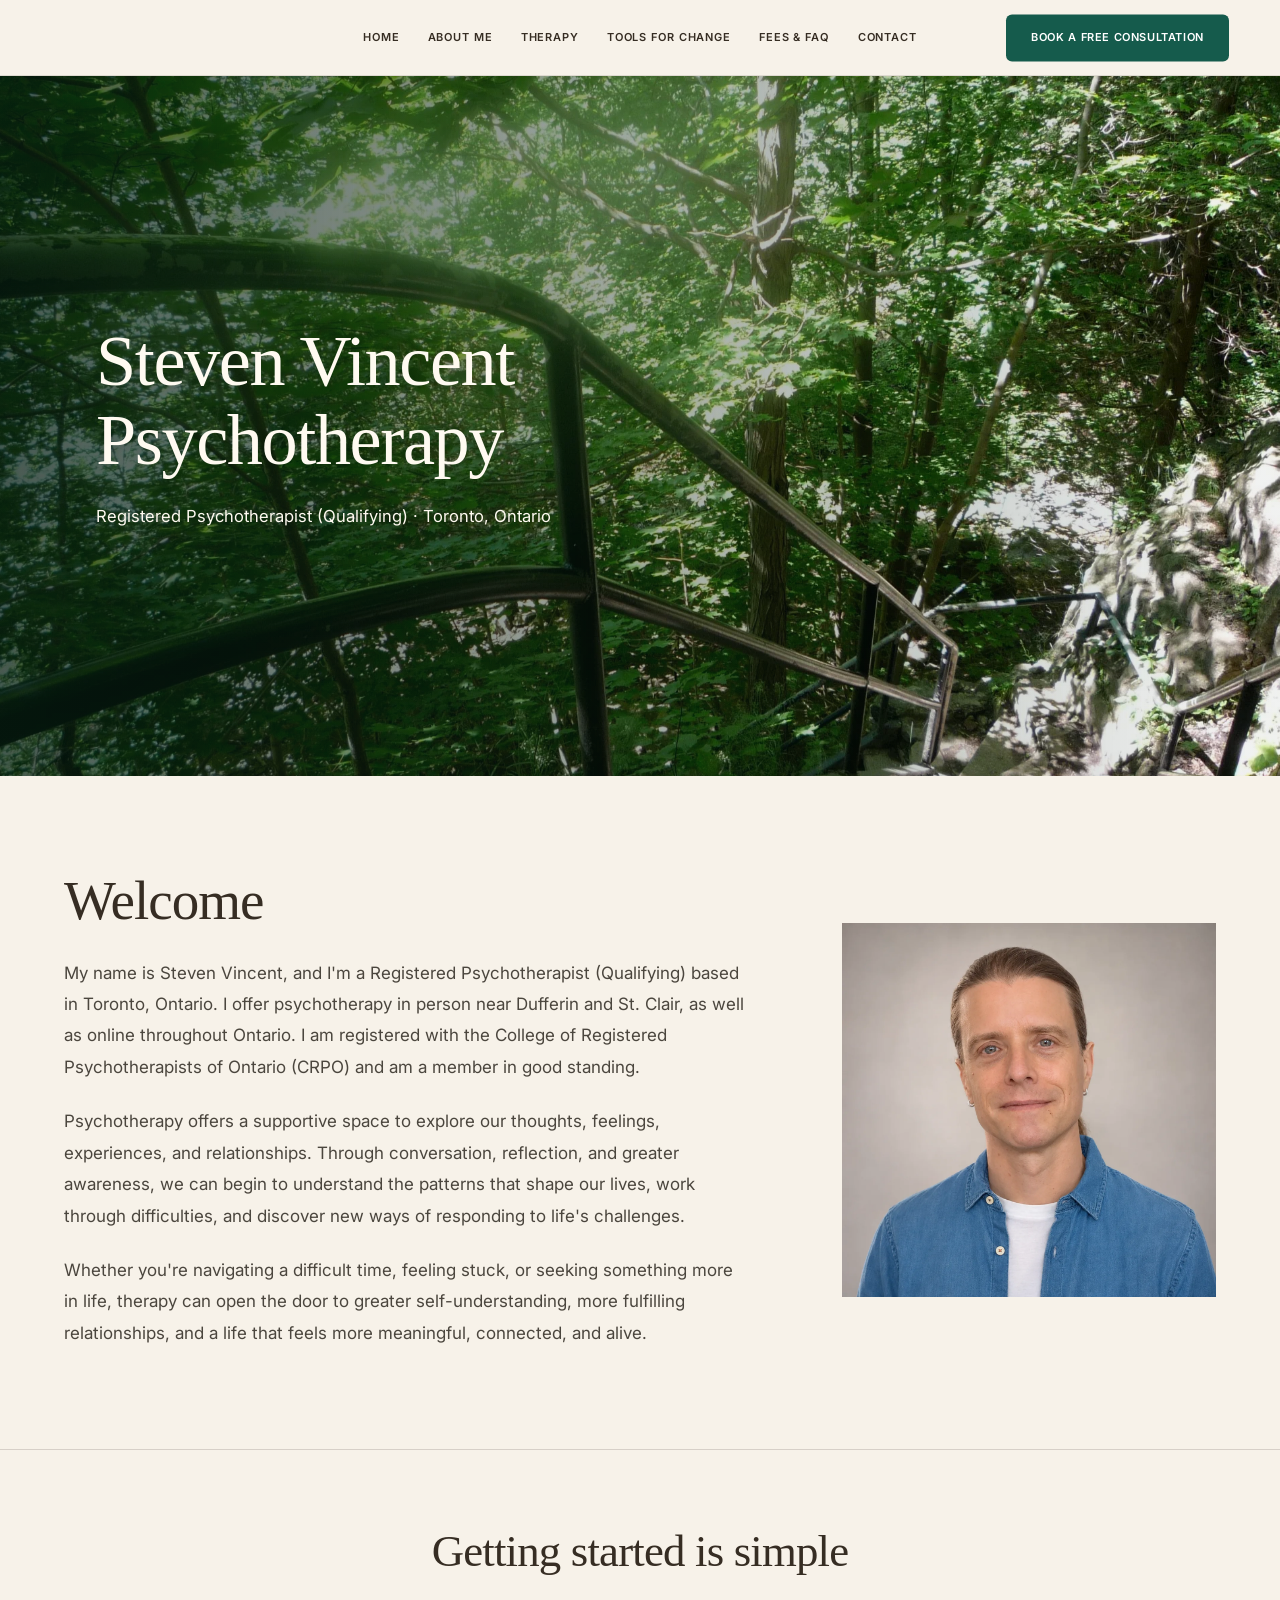
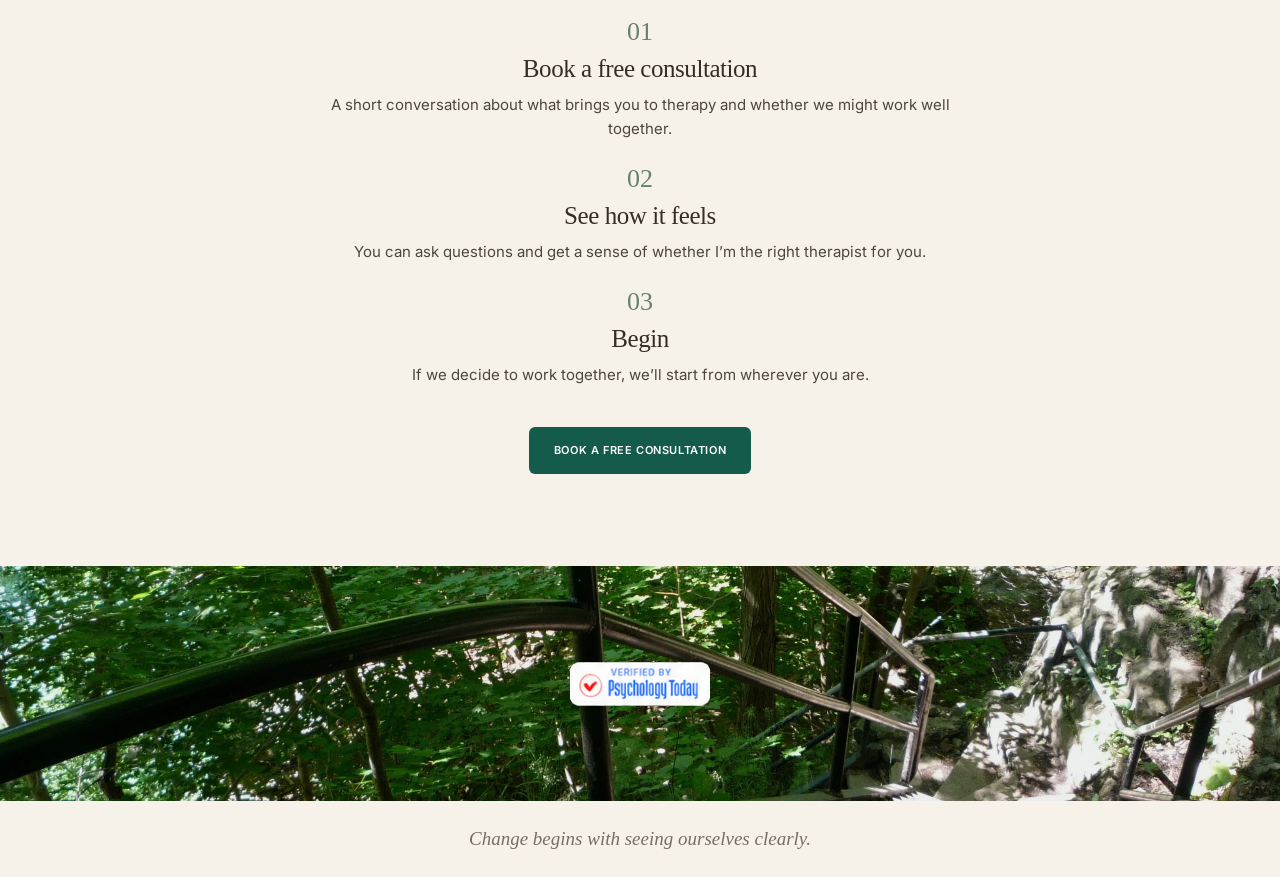
<file: index.html>
<!doctype html><html lang="en"><head><meta charset="utf-8"><meta name="viewport" content="width=device-width,initial-scale=1"><meta name="description" content="Relational, somatic and mindfulness-informed psychotherapy in Toronto and online across Ontario."><meta name="theme-color" content="#f7f2e9"><title>Home | Steven Vincent Psychotherapy</title><link rel="stylesheet" href="styles.css?v=20261109-mobile-optical-final"><script defer src="script.js"></script></head><body><header class="site-header"><button class="menu-toggle" type="button" aria-controls="main-navigation" aria-expanded="false" aria-label="Open navigation menu"><span class="hamburger-lines" aria-hidden="true"><span></span><span></span><span></span></span></button><nav id="main-navigation" class="site-nav" aria-label="Main navigation"><a href="index.html" aria-current="page">HOME</a><a href="about.html">ABOUT ME</a><a href="therapy.html">THERAPY</a><a href="tools-for-change.html">TOOLS FOR CHANGE</a><a href="fees.html">FEES & FAQ</a><a href="contact.html">CONTACT</a></nav><a class="cta" href="contact.html">Book a Free Consultation</a></header><section class="hero hero-home" aria-label="Dundas forest staircase"><div class="hero-copy"><h1>Steven Vincent<br>Psychotherapy</h1><p class="subtitle">Registered Psychotherapist (Qualifying) · Toronto, Ontario</p></div></section><main><section class="main-content welcome-grid"><div class="welcome"><h2>Welcome</h2><div class="prose"><p>My name is Steven Vincent, and I'm a Registered Psychotherapist (Qualifying) based in Toronto, Ontario. I offer psychotherapy in person near Dufferin and St. Clair, as well as online throughout Ontario. I am registered with the College of Registered Psychotherapists of Ontario (CRPO) and am a member in good standing.</p><p>Psychotherapy offers a supportive space to explore our thoughts, feelings, experiences, and relationships. Through conversation, reflection, and greater awareness, we can begin to understand the patterns that shape our lives, work through difficulties, and discover new ways of responding to life's challenges.</p><p>Whether you're navigating a difficult time, feeling stuck, or seeking something more in life, therapy can open the door to greater self-understanding, more fulfilling relationships, and a life that feels more meaningful, connected, and alive.</p></div></div><figure class="side-photo"><img class="home-portrait" src="assets/home-headshot.webp" alt="Steven Vincent professional portrait in blue shirt" width="1254" height="1254"></figure></section><section class="steps-section"><h2>Getting started is simple</h2><div class="steps"><div class="step"><span class="step-num">01</span><h3>Book a free consultation</h3><p>A short conversation about what brings you to therapy and whether we might work well together.</p></div><div class="step"><span class="step-num">02</span><h3>See how it feels</h3><p>You can ask questions and get a sense of whether I’m the right therapist for you.</p></div><div class="step"><span class="step-num">03</span><h3>Begin</h3><p>If we decide to work together, we’ll start from wherever you are.</p></div></div><a class="cta" href="contact.html">Book a Free Consultation</a></section></main><footer class="forest-footer"><img src="assets/psychology-today-badge.png" class="verified-badge" alt="Verified by Psychology Today"></footer><div class="bottom-strip"><p class="bottom-quote">Change begins with seeing ourselves clearly.</p></div></body></html>
</file>
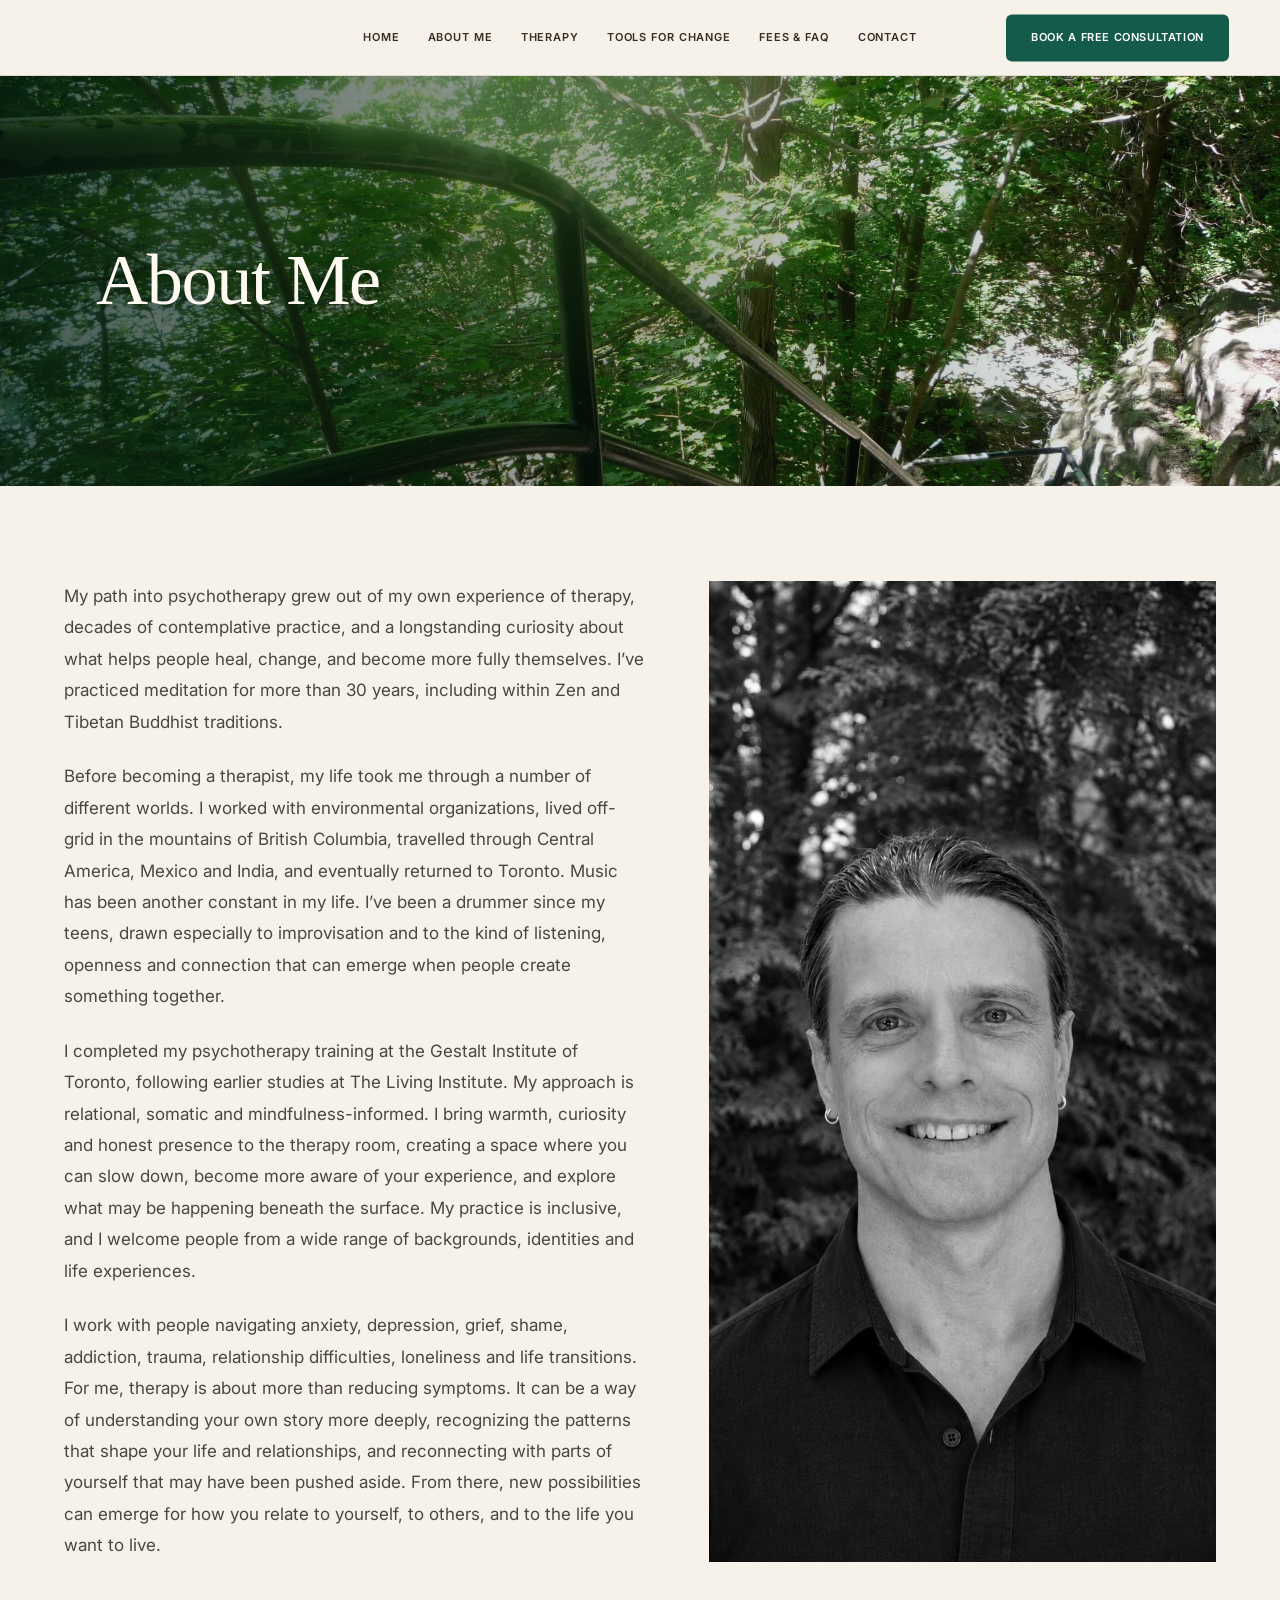
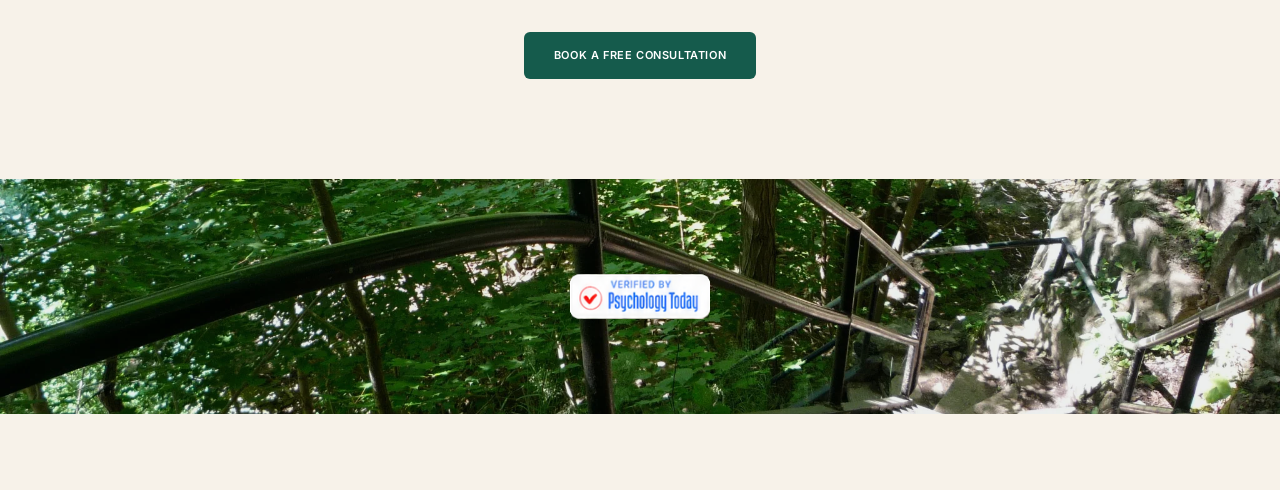
<file: about.html>
<!doctype html><html lang="en"><head><meta charset="utf-8"><meta name="viewport" content="width=device-width,initial-scale=1"><meta name="description" content="Learn about Steven Vincent, his Gestalt psychotherapy training, contemplative practice, and personal background."><meta name="theme-color" content="#f7f2e9"><title>About Me | Steven Vincent Psychotherapy</title><link rel="stylesheet" href="styles.css?v=20261109-mobile-optical-final"><script defer src="script.js"></script><style id="mobile-heading-visual-fix">
/* Mobile-only visual matching. Desktop is unaffected. */
@media (max-width: 810px) {
  .hero:not(.hero-home) h1,
  .therapy-grid h2 {
    font-size: clamp(30px, 8.2vw, 54px) !important;
    line-height: 1.13 !important;
  }
  .contact-copy h2 {
    font-size: clamp(30px, 7.5vw, 43px) !important;
    line-height: 1.1 !important;
  }
}
@media (max-width: 410px) {
  .contact-copy h2 {
    font-size: clamp(27px, 8.1vw, 33px) !important;
  }
}
</style></head><body><header class="site-header"><button class="menu-toggle" type="button" aria-controls="main-navigation" aria-expanded="false" aria-label="Open navigation menu"><span class="hamburger-lines" aria-hidden="true"><span></span><span></span><span></span></span></button><nav id="main-navigation" class="site-nav" aria-label="Main navigation"><a href="index.html">HOME</a><a href="about.html" aria-current="page">ABOUT ME</a><a href="therapy.html">THERAPY</a><a href="tools-for-change.html">TOOLS FOR CHANGE</a><a href="fees.html">FEES & FAQ</a><a href="contact.html">CONTACT</a></nav><a class="cta" href="contact.html">Book a Free Consultation</a></header><section class="hero" aria-label="Dundas forest staircase"><h1>About Me</h1></section><main class="main-content"><div class="two-col about-grid"><div class="prose"><p>My path into psychotherapy grew out of my own experience of therapy, decades of contemplative practice, and a longstanding curiosity about what helps people heal, change, and become more fully themselves. I’ve practiced meditation for more than 30 years, including within Zen and Tibetan Buddhist traditions.</p><p>Before becoming a therapist, my life took me through a number of different worlds. I worked with environmental organizations, lived off-grid in the mountains of British Columbia, travelled through Central America, Mexico and India, and eventually returned to Toronto. Music has been another constant in my life. I’ve been a drummer since my teens, drawn especially to improvisation and to the kind of listening, openness and connection that can emerge when people create something together.</p><p>I completed my psychotherapy training at the Gestalt Institute of Toronto, following earlier studies at The Living Institute. My approach is relational, somatic and mindfulness-informed. I bring warmth, curiosity and honest presence to the therapy room, creating a space where you can slow down, become more aware of your experience, and explore what may be happening beneath the surface. My practice is inclusive, and I welcome people from a wide range of backgrounds, identities and life experiences.</p><p>I work with people navigating anxiety, depression, grief, shame, addiction, trauma, relationship difficulties, loneliness and life transitions. For me, therapy is about more than reducing symptoms. It can be a way of understanding your own story more deeply, recognizing the patterns that shape your life and relationships, and reconnecting with parts of yourself that may have been pushed aside. From there, new possibilities can emerge for how you relate to yourself, to others, and to the life you want to live.</p></div><figure class="side-photo about-photo"><img src="assets/about-portrait-bw.png" alt="Steven Vincent, black-and-white portrait outdoors" width="1086" height="1448" onerror="this.onerror=null;this.src='assets/about-outdoor-original.webp'"></figure></div><div class="action-center"><a class="cta" href="contact.html">Book a Free Consultation</a></div></main><footer class="forest-footer"><img src="assets/psychology-today-badge.png" class="verified-badge" alt="Verified by Psychology Today"></footer><div class="bottom-strip"></div></body></html>
</file>
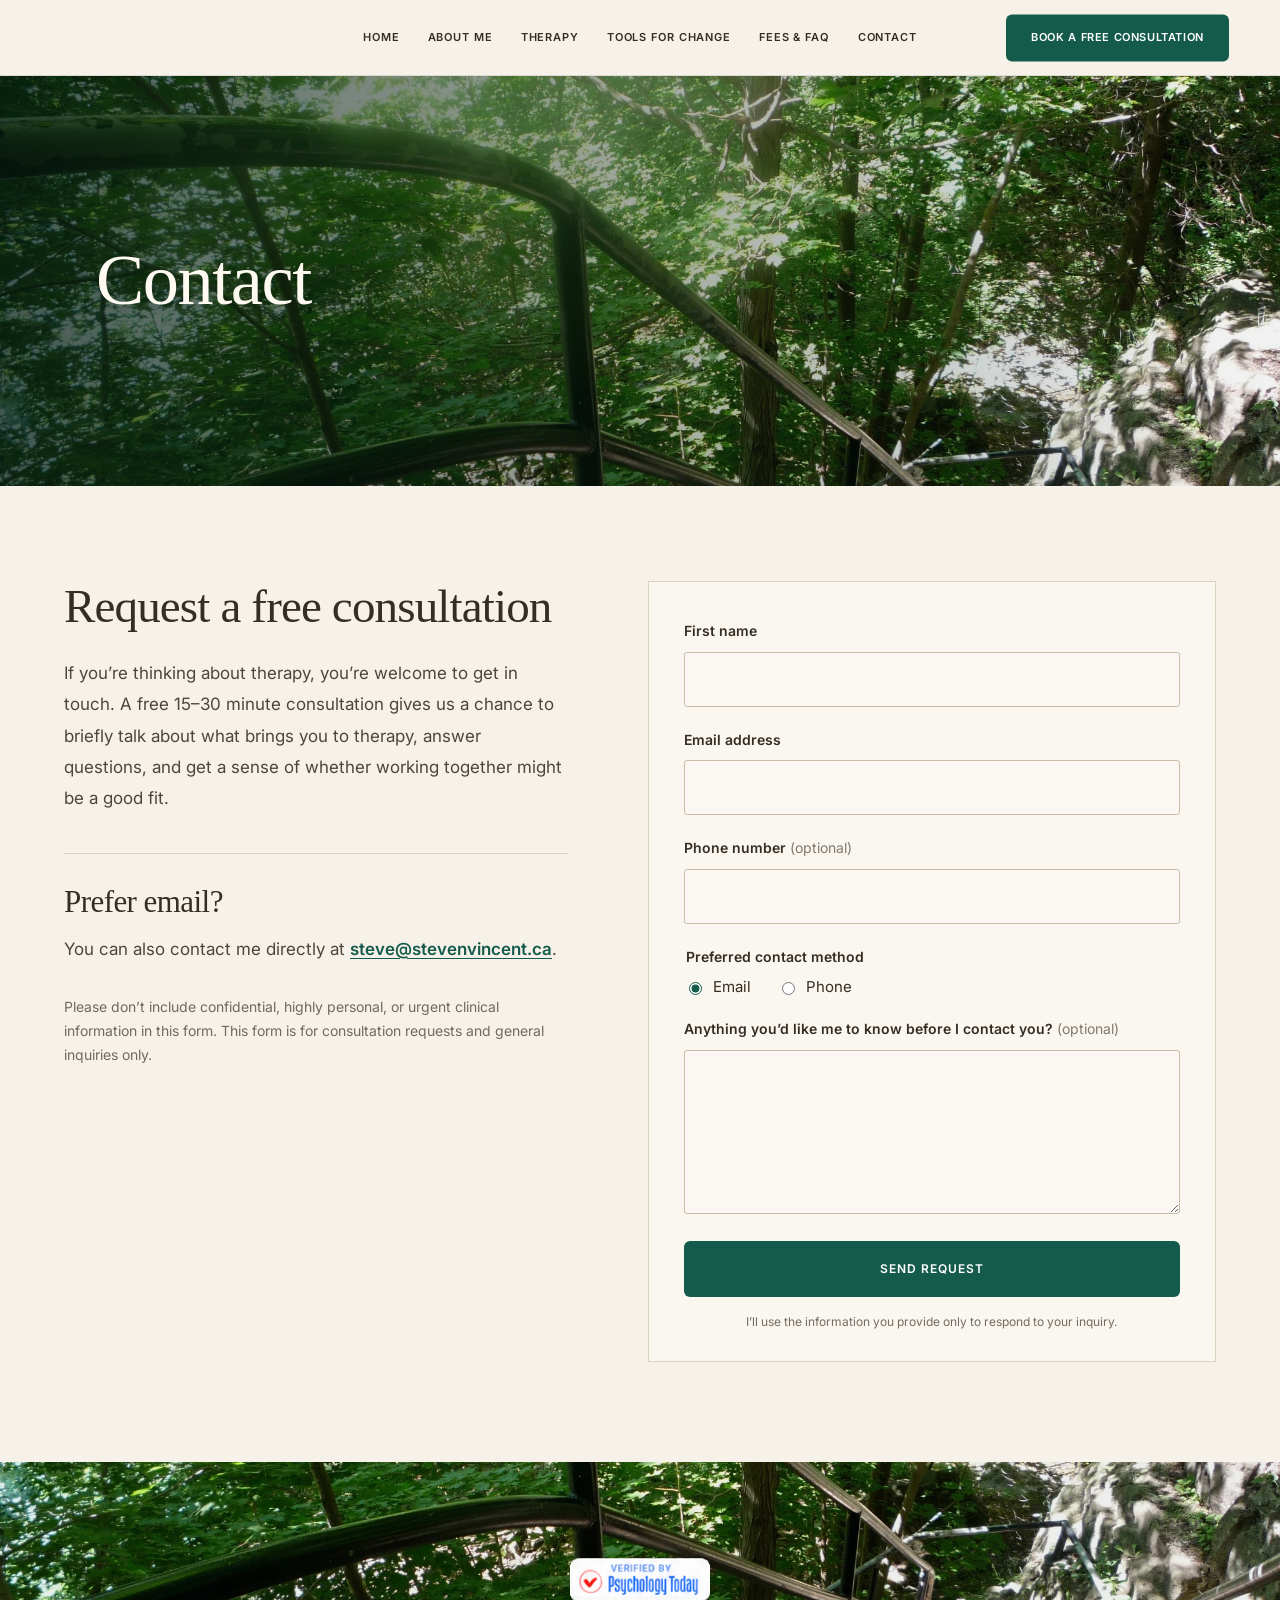
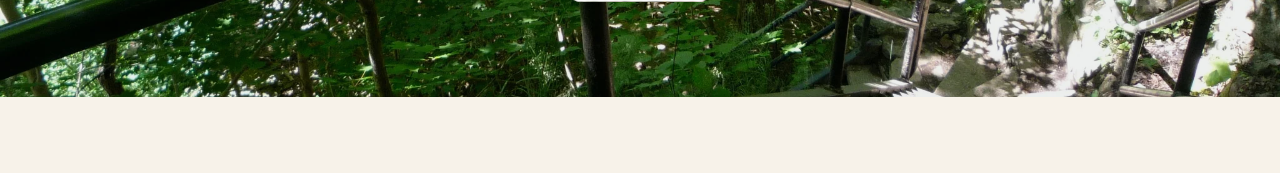
<file: contact.html>
<!DOCTYPE html>
<html lang="en"><head><meta charset="utf-8"/><meta content="width=device-width,initial-scale=1" name="viewport"/><meta content="Contact Steven Vincent Psychotherapy for a free 15–30 minute consultation in Toronto or online across Ontario." name="description"/><meta content="#f7f2e9" name="theme-color"/><title>Contact | Steven Vincent Psychotherapy</title><link href="styles.css?v=20261109-mobile-optical-final" rel="stylesheet"/><script defer="" src="script.js"></script><style id="mobile-heading-visual-fix">
/* Mobile-only visual matching. Desktop is unaffected. */
@media (max-width: 810px) {
  .hero:not(.hero-home) h1,
  .therapy-grid h2 {
    font-size: clamp(30px, 8.2vw, 54px) !important;
    line-height: 1.13 !important;
  }
  .contact-copy h2 {
    font-size: clamp(30px, 7.5vw, 43px) !important;
    line-height: 1.1 !important;
  }
}
@media (max-width: 410px) {
  .contact-copy h2 {
    font-size: clamp(27px, 8.1vw, 33px) !important;
  }
}
</style></head><body><header class="site-header"><button class="menu-toggle" type="button" aria-controls="main-navigation" aria-expanded="false" aria-label="Open navigation menu"><span class="hamburger-lines" aria-hidden="true"><span></span><span></span><span></span></span></button><nav aria-label="Main navigation" class="site-nav" id="main-navigation"><a href="index.html">HOME</a><a href="about.html">ABOUT ME</a><a href="therapy.html">THERAPY</a><a href="tools-for-change.html">TOOLS FOR CHANGE</a><a href="fees.html">FEES &amp; FAQ</a><a aria-current="page" href="contact.html">CONTACT</a></nav><a class="cta" href="contact.html">Book a Free Consultation</a></header><section aria-label="Dundas forest staircase" class="hero"><h1>Contact</h1></section><main class="main-content"><div class="two-col contact-grid"><div class="contact-copy"><h2>Request a free consultation</h2><div class="prose"><p>If you’re thinking about therapy, you’re welcome to get in touch. A free 15–30 minute consultation gives us a chance to briefly talk about what brings you to therapy, answer questions, and get a sense of whether working together might be a good fit.</p></div><hr class="rule"/><h3>Prefer email?</h3><div class="prose"><p>You can also contact me directly at <a class="email-link" href="mailto:steve@stevenvincent.ca">steve@stevenvincent.ca</a>.</p><p class="privacy">Please don’t include confidential, highly personal, or urgent clinical information in this form. This form is for consultation requests and general inquiries only.</p></div></div>
<form action="https://formspree.io/f/xyeyllew" aria-label="Consultation request form" class="contact-form" method="POST"><input name="_subject" type="hidden" value="New psychotherapy consultation request"/><div class="field"><label for="first-name">First name</label><input autocomplete="given-name" id="first-name" name="name" required=""/></div><div class="field"><label for="email">Email address</label><input autocomplete="email" id="email" name="email" required="" type="email"/></div><div class="field"><label for="phone">Phone number <span class="muted">(optional)</span></label><input autocomplete="tel" id="phone" name="phone" type="tel"/></div><fieldset><legend>Preferred contact method</legend><div class="choice-row"><label><input checked="" name="preferred_contact" type="radio" value="Email"/> Email</label><label><input name="preferred_contact" type="radio" value="Phone"/> Phone</label></div></fieldset><div class="field"><label for="message">Anything you’d like me to know before I contact you? <span class="muted">(optional)</span></label><textarea id="message" name="message" rows="6"></textarea></div><button class="submit-button" type="submit">Send Request</button><p class="form-note">I’ll use the information you provide only to respond to your inquiry.</p></form></div></main><footer class="forest-footer"><img alt="Verified by Psychology Today" class="verified-badge" src="assets/psychology-today-badge.png"/></footer><div class="bottom-strip"></div></body></html>
</file>
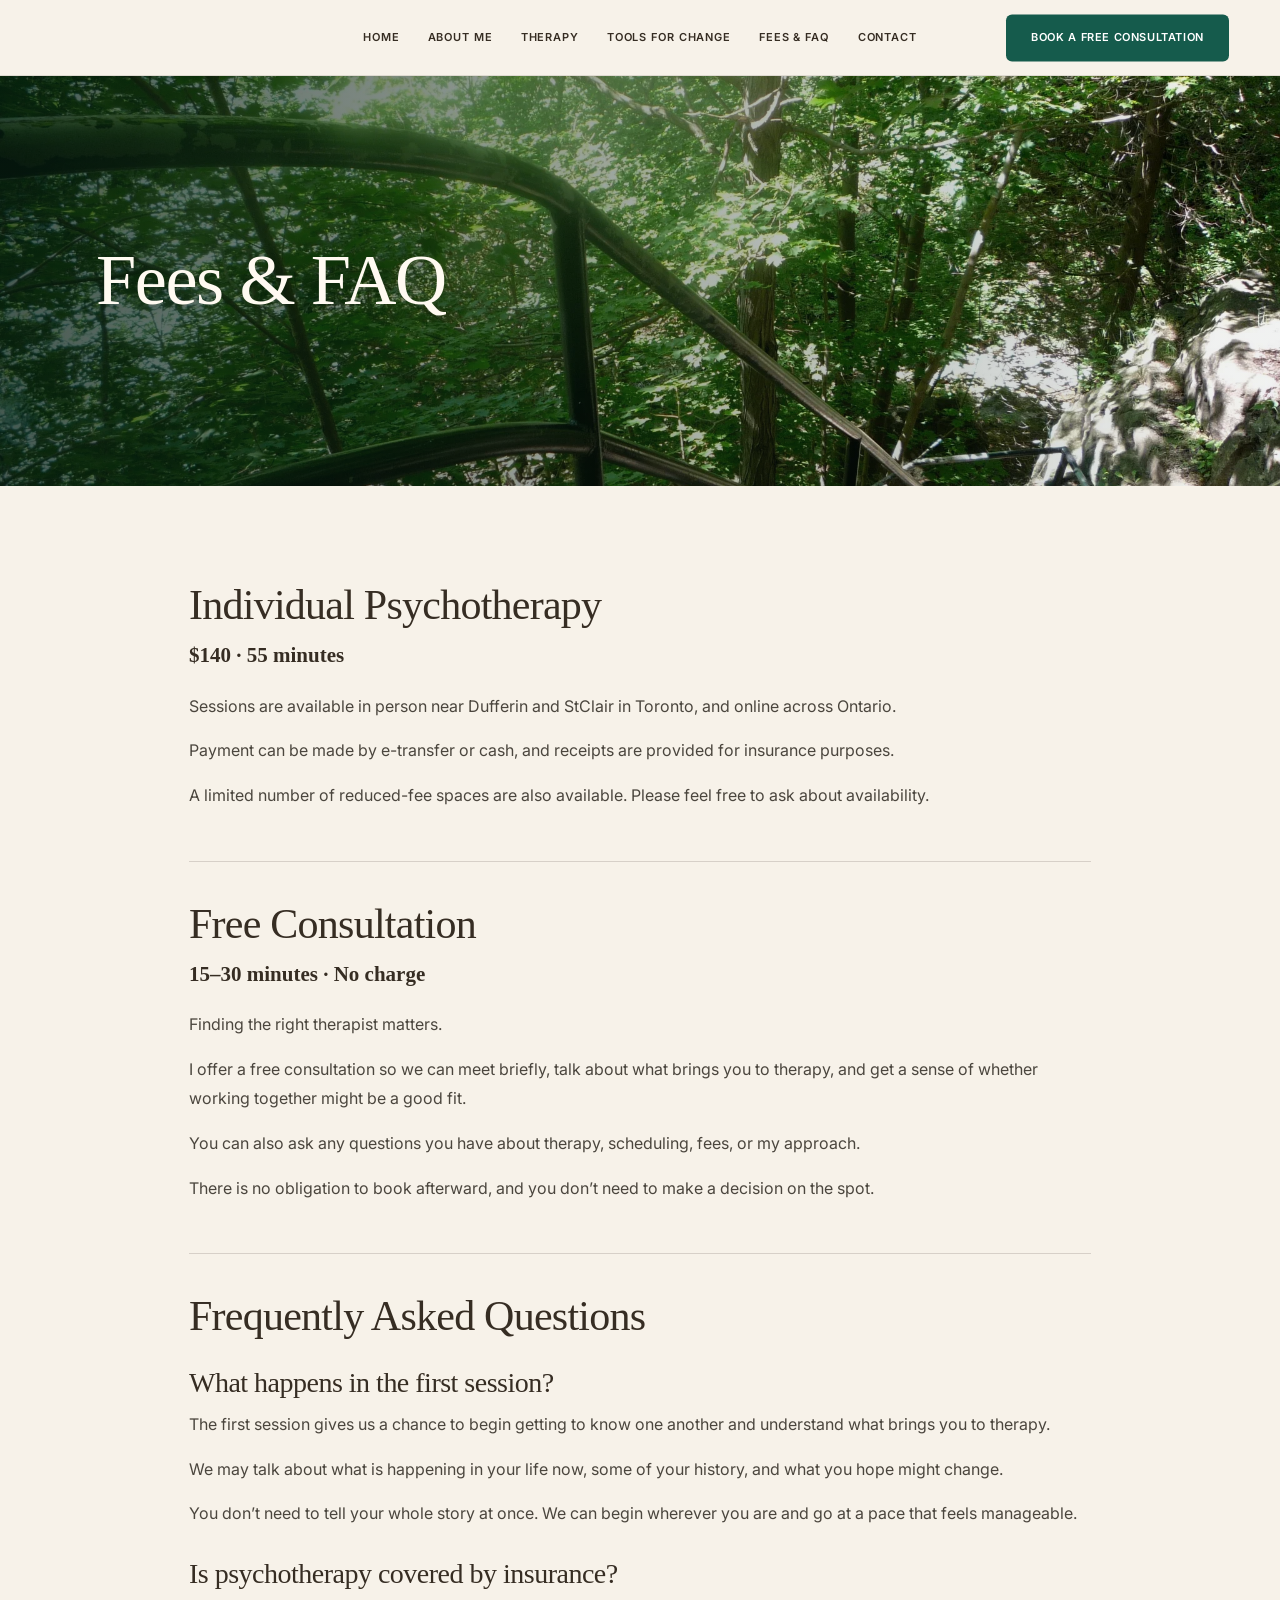
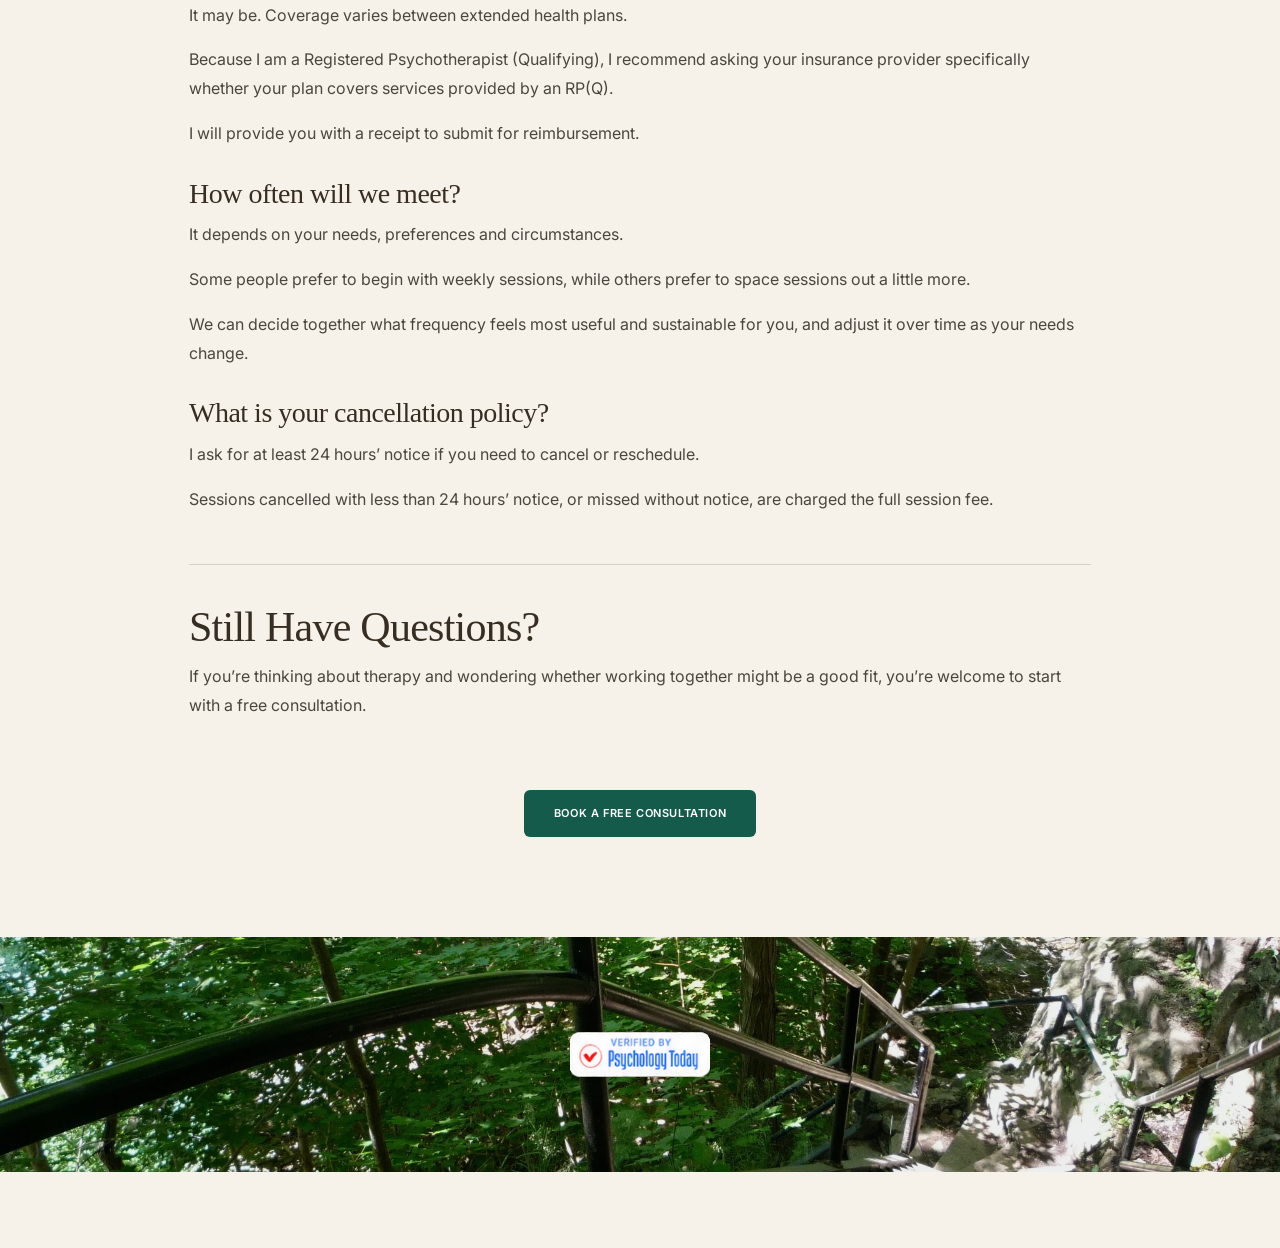
<file: fees.html>
<!doctype html><html lang="en"><head><meta charset="utf-8"><meta name="viewport" content="width=device-width,initial-scale=1"><meta name="description" content="Psychotherapy fees, a free 15–30 minute consultation, and common questions about getting started."><meta name="theme-color" content="#f7f2e9"><title>Fees &amp; FAQ | Steven Vincent Psychotherapy</title><link rel="stylesheet" href="styles.css?v=fees-mobile-20261109"><script defer src="script.js"></script><style id="mobile-heading-visual-fix">
/* Mobile-only visual matching. Desktop is unaffected. */
@media (max-width: 810px) {
  .hero:not(.hero-home) h1,
  .therapy-grid h2 {
    font-size: clamp(30px, 8.2vw, 54px) !important;
    line-height: 1.13 !important;
  }
  .contact-copy h2 {
    font-size: clamp(30px, 7.5vw, 43px) !important;
    line-height: 1.1 !important;
  }
}
@media (max-width: 410px) {
  .contact-copy h2 {
    font-size: clamp(27px, 8.1vw, 33px) !important;
  }
}
</style><style id="fees-mobile-type-20261109">
/* Fees & FAQ only — mobile typography. Keep desktop styling unchanged. */
@media (max-width:810px) {
  .fees-page > section > h2 {
    /* Exactly matches the mobile Fees & FAQ hero heading. */
    font-size:clamp(30px,8.2vw,54px);
    line-height:1.13;
    font-weight:400;
    letter-spacing:-.02em;
    margin:0 0 19px;
    overflow-wrap:normal;
  }
  .fees-page .faq-item h3 {
    font-size:clamp(22px,5.8vw,26px);
    line-height:1.27;
    margin:27px 0 11px;
  }
  .fees-page .price {
    font-size:20px;
    line-height:1.45;
    margin-bottom:17px;
  }
  .fees-page .prose p {
    font-size:16px;
    line-height:1.8;
    margin-bottom:17px;
  }
  .fees-page > section {
    padding-bottom:34px;
    margin-bottom:39px;
  }
}
</style></head><body><header class="site-header"><button class="menu-toggle" type="button" aria-controls="main-navigation" aria-expanded="false" aria-label="Open navigation menu"><span class="hamburger-lines" aria-hidden="true"><span></span><span></span><span></span></span></button><nav id="main-navigation" class="site-nav" aria-label="Main navigation"><a href="index.html">HOME</a><a href="about.html">ABOUT ME</a><a href="therapy.html">THERAPY</a><a href="tools-for-change.html">TOOLS FOR CHANGE</a><a href="fees.html" aria-current="page">FEES & FAQ</a><a href="contact.html">CONTACT</a></nav><a class="cta" href="contact.html">Book a Free Consultation</a></header><section class="hero" aria-label="Dundas forest staircase"><h1>Fees &amp; FAQ</h1></section><main class="main-content fees-page"><section><h2>Individual Psychotherapy</h2><p class="price"><strong>$140 · 55 minutes</strong></p><div class="prose"><p>Sessions are available in person near Dufferin and StClair in Toronto, and online across Ontario.</p><p>Payment can be made by e-transfer or cash, and receipts are provided for insurance purposes.</p><p>A limited number of reduced-fee spaces are also available. Please feel free to ask about availability.</p></div></section>
<section><h2>Free Consultation</h2><p class="price"><strong>15–30 minutes · No charge</strong></p><div class="prose"><p>Finding the right therapist matters.</p><p>I offer a free consultation so we can meet briefly, talk about what brings you to therapy, and get a sense of whether working together might be a good fit.</p><p>You can also ask any questions you have about therapy, scheduling, fees, or my approach.</p><p>There is no obligation to book afterward, and you don’t need to make a decision on the spot.</p></div></section>
<section><h2>Frequently Asked Questions</h2>
<div class="faq-item"><h3>What happens in the first session?</h3><div class="prose"><p>The first session gives us a chance to begin getting to know one another and understand what brings you to therapy.</p><p>We may talk about what is happening in your life now, some of your history, and what you hope might change.</p><p>You don’t need to tell your whole story at once. We can begin wherever you are and go at a pace that feels manageable.</p></div></div>
<div class="faq-item"><h3>Is psychotherapy covered by insurance?</h3><div class="prose"><p>It may be. Coverage varies between extended health plans.</p><p>Because I am a Registered Psychotherapist (Qualifying), I recommend asking your insurance provider specifically whether your plan covers services provided by an RP(Q).</p><p>I will provide you with a receipt to submit for reimbursement.</p></div></div>
<div class="faq-item"><h3>How often will we meet?</h3><div class="prose"><p>It depends on your needs, preferences and circumstances.</p><p>Some people prefer to begin with weekly sessions, while others prefer to space sessions out a little more.</p><p>We can decide together what frequency feels most useful and sustainable for you, and adjust it over time as your needs change.</p></div></div>
<div class="faq-item"><h3>What is your cancellation policy?</h3><div class="prose"><p>I ask for at least 24 hours’ notice if you need to cancel or reschedule.</p><p>Sessions cancelled with less than 24 hours’ notice, or missed without notice, are charged the full session fee.</p></div></div></section>
<section><h2>Still Have Questions?</h2><div class="prose"><p>If you’re thinking about therapy and wondering whether working together might be a good fit, you’re welcome to start with a free consultation.</p></div></section><div class="action-center"><a class="cta" href="contact.html">Book a Free Consultation</a></div></main><footer class="forest-footer"><img src="assets/psychology-today-badge.png" class="verified-badge" alt="Verified by Psychology Today"></footer><div class="bottom-strip"></div></body></html>
</file>
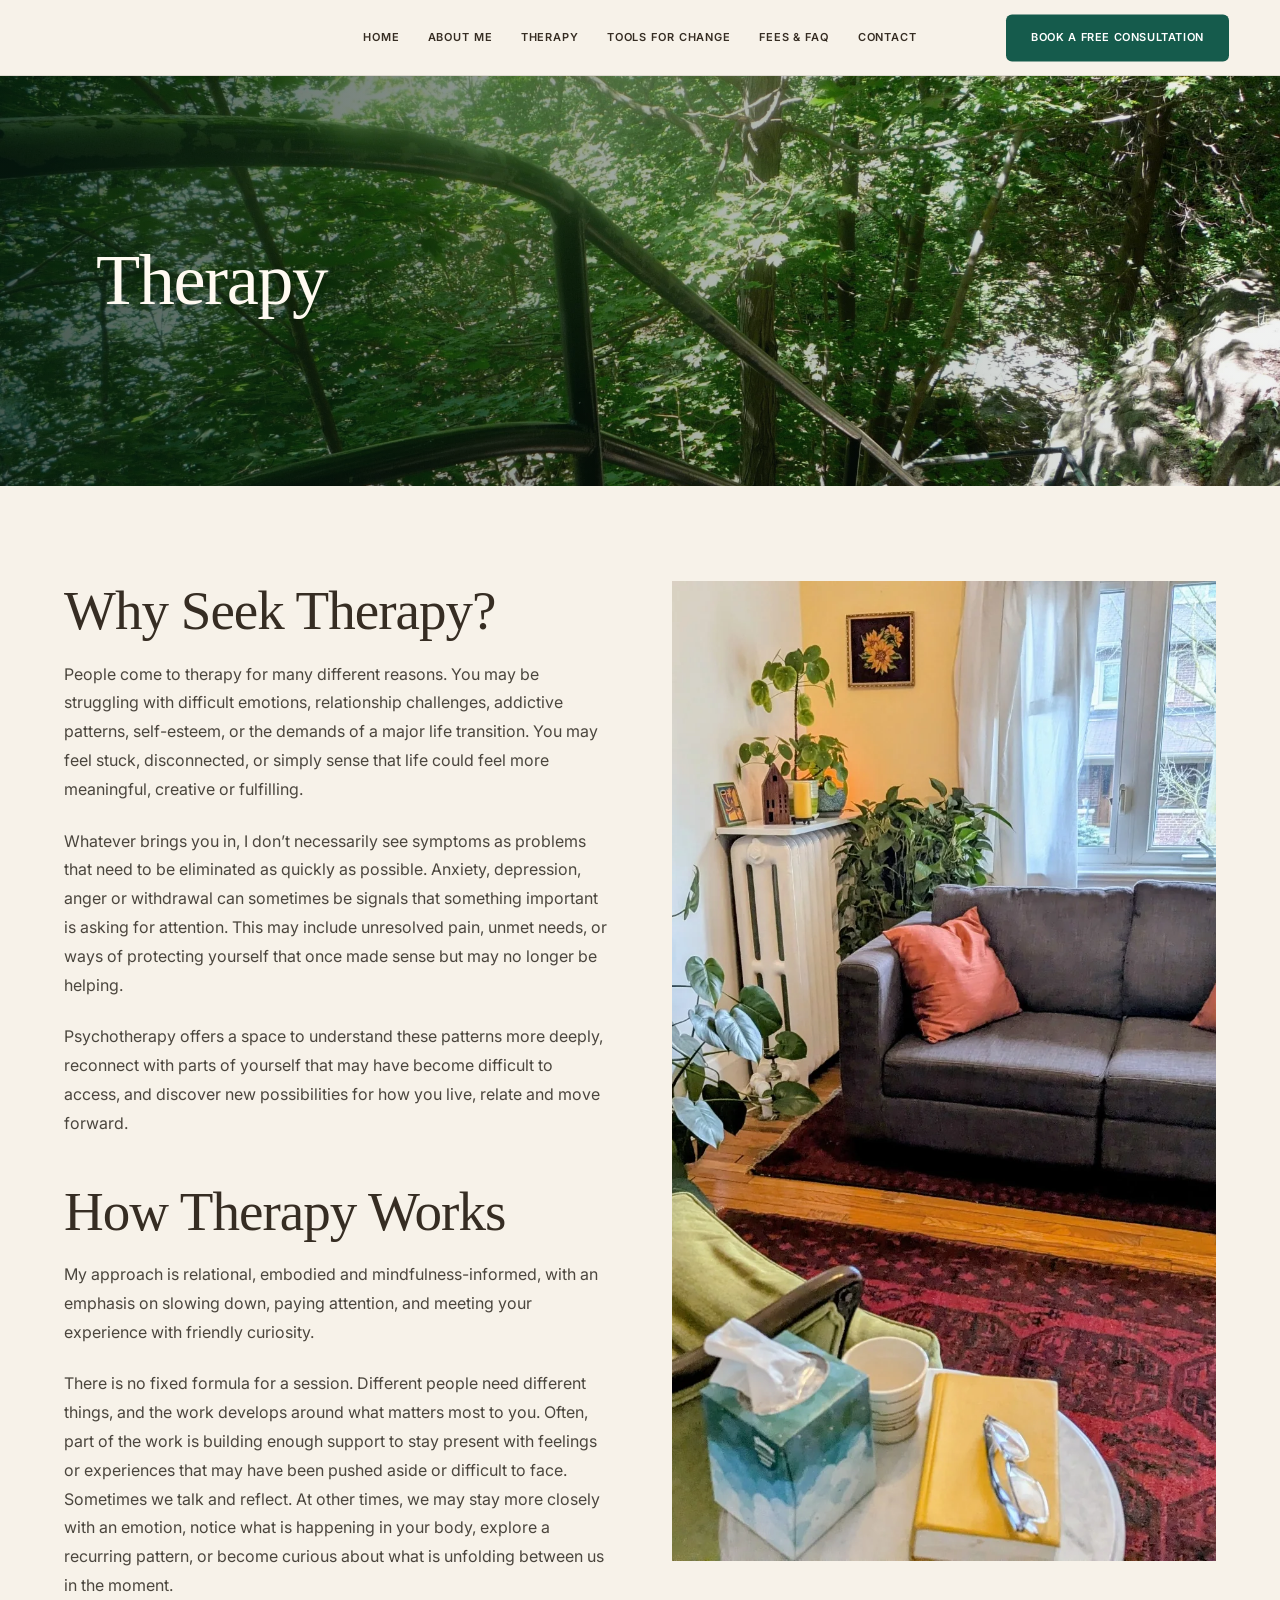
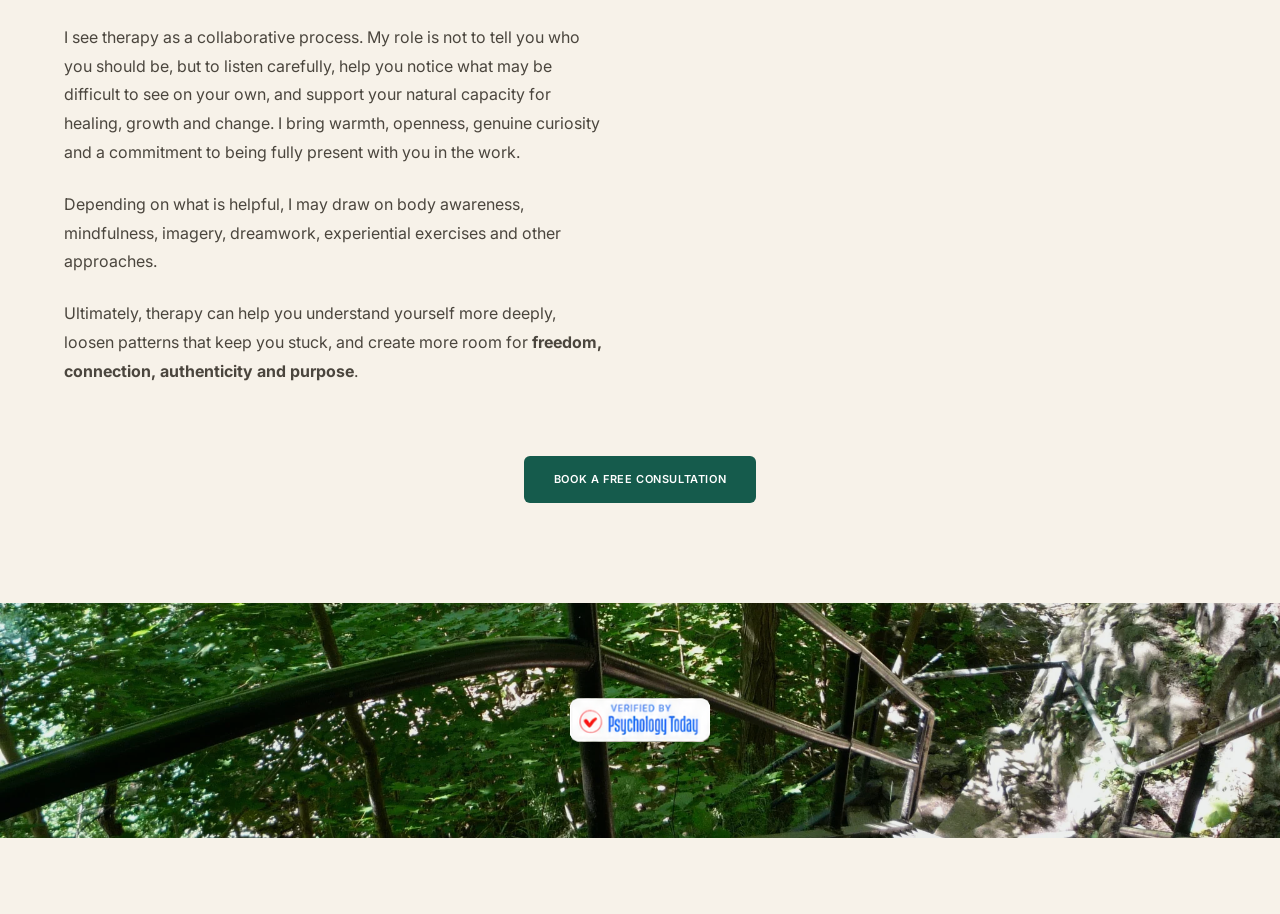
<file: therapy.html>
<!doctype html><html lang="en"><head><meta charset="utf-8"><meta name="viewport" content="width=device-width,initial-scale=1"><meta name="description" content="Why seek psychotherapy and how a relational, embodied and mindfulness-informed approach works."><meta name="theme-color" content="#f7f2e9"><title>Therapy | Steven Vincent Psychotherapy</title><link rel="stylesheet" href="styles.css?v=20261109-mobile-optical-final"><script defer src="script.js"></script><style id="mobile-heading-visual-fix">
/* Mobile-only visual matching. Desktop is unaffected. */
@media (max-width: 810px) {
  .hero:not(.hero-home) h1,
  .therapy-grid h2 {
    font-size: clamp(30px, 8.2vw, 54px) !important;
    line-height: 1.13 !important;
  }
  .contact-copy h2 {
    font-size: clamp(30px, 7.5vw, 43px) !important;
    line-height: 1.1 !important;
  }
}
@media (max-width: 410px) {
  .contact-copy h2 {
    font-size: clamp(27px, 8.1vw, 33px) !important;
  }
}
</style></head><body><header class="site-header"><button class="menu-toggle" type="button" aria-controls="main-navigation" aria-expanded="false" aria-label="Open navigation menu"><span class="hamburger-lines" aria-hidden="true"><span></span><span></span><span></span></span></button><nav id="main-navigation" class="site-nav" aria-label="Main navigation"><a href="index.html">HOME</a><a href="about.html">ABOUT ME</a><a href="therapy.html" aria-current="page">THERAPY</a><a href="tools-for-change.html">TOOLS FOR CHANGE</a><a href="fees.html">FEES & FAQ</a><a href="contact.html">CONTACT</a></nav><a class="cta" href="contact.html">Book a Free Consultation</a></header><section class="hero" aria-label="Dundas forest staircase"><h1>Therapy</h1></section><main class="main-content"><div class="two-col therapy-grid"><div class="prose"><section class="subsection"><h2 class="content-heading">Why Seek Therapy?</h2><p>People come to therapy for many different reasons. You may be struggling with difficult emotions, relationship challenges, addictive patterns, self-esteem, or the demands of a major life transition. You may feel stuck, disconnected, or simply sense that life could feel more meaningful, creative or fulfilling.</p><p>Whatever brings you in, I don’t necessarily see symptoms as problems that need to be eliminated as quickly as possible. Anxiety, depression, anger or withdrawal can sometimes be signals that something important is asking for attention. This may include unresolved pain, unmet needs, or ways of protecting yourself that once made sense but may no longer be helping.</p><p>Psychotherapy offers a space to understand these patterns more deeply, reconnect with parts of yourself that may have become difficult to access, and discover new possibilities for how you live, relate and move forward.</p></section><section class="subsection"><h2 class="content-heading">How Therapy Works</h2><p>My approach is relational, embodied and mindfulness-informed, with an emphasis on slowing down, paying attention, and meeting your experience with friendly curiosity.</p><p>There is no fixed formula for a session. Different people need different things, and the work develops around what matters most to you. Often, part of the work is building enough support to stay present with feelings or experiences that may have been pushed aside or difficult to face. Sometimes we talk and reflect. At other times, we may stay more closely with an emotion, notice what is happening in your body, explore a recurring pattern, or become curious about what is unfolding between us in the moment.</p><p>I see therapy as a collaborative process. My role is not to tell you who you should be, but to listen carefully, help you notice what may be difficult to see on your own, and support your natural capacity for healing, growth and change. I bring warmth, openness, genuine curiosity and a commitment to being fully present with you in the work.</p><p>Depending on what is helpful, I may draw on body awareness, mindfulness, imagery, dreamwork, experiential exercises and other approaches.</p><p>Ultimately, therapy can help you understand yourself more deeply, loosen patterns that keep you stuck, and create more room for <strong>freedom, connection, authenticity and purpose</strong>.</p></section></div><figure class="side-photo therapy-photo"><img src="assets/therapy-room-hires.webp" alt="Steven Vincent therapy room with a grey sofa, green chair, plants and daylight" width="2048" height="1542"></figure></div><div class="action-center"><a class="cta" href="contact.html">Book a Free Consultation</a></div></main><footer class="forest-footer"><img src="assets/psychology-today-badge.png" class="verified-badge" alt="Verified by Psychology Today"></footer><div class="bottom-strip"></div></body></html>
</file>
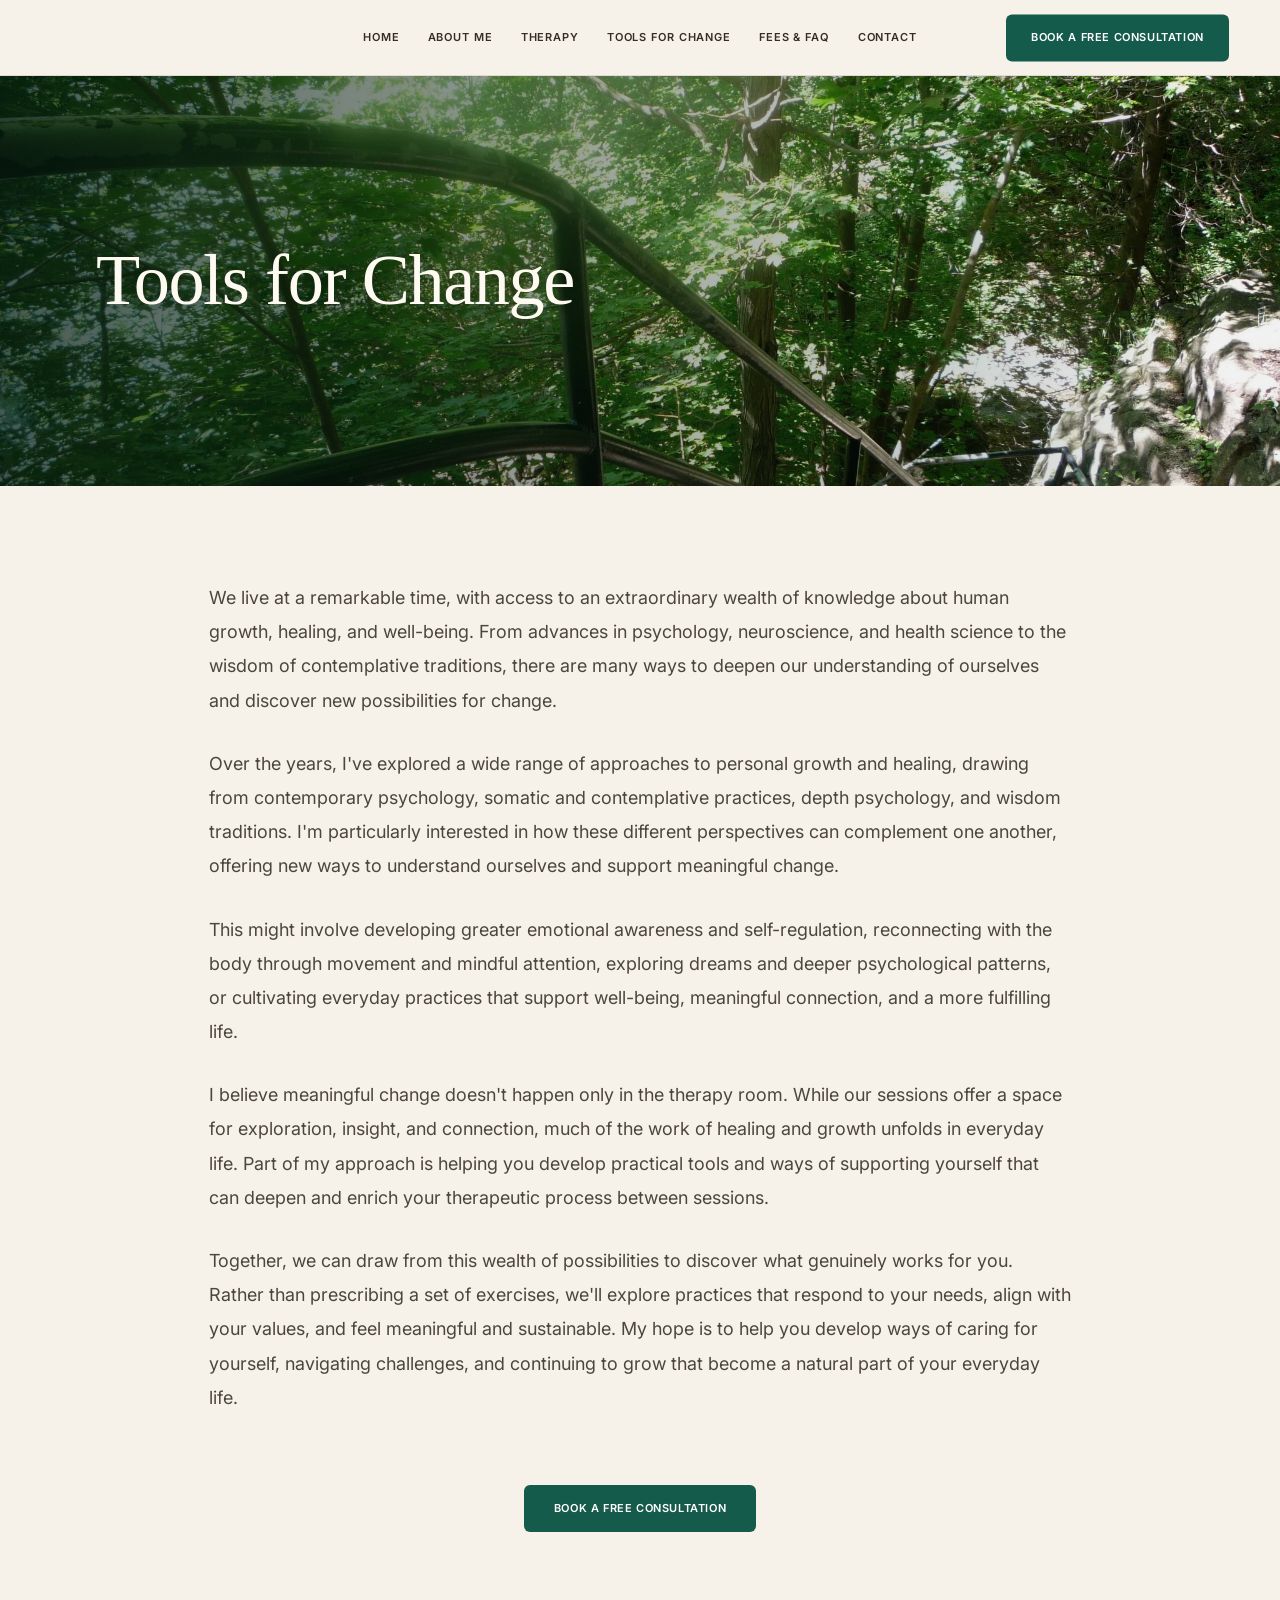
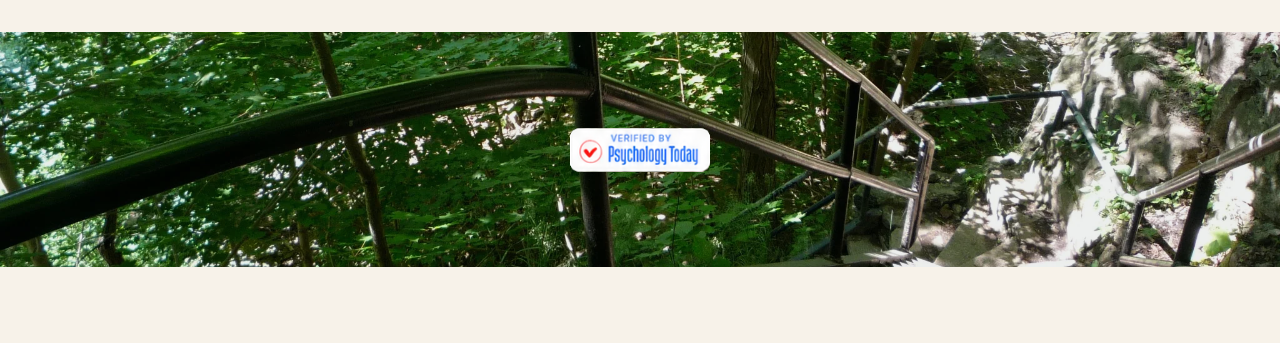
<file: tools-for-change.html>
<!doctype html><html lang="en"><head><meta charset="utf-8"><meta name="viewport" content="width=device-width,initial-scale=1"><meta name="description" content="Practical tools and self-guided practices to support therapy, personal growth and self-awareness in everyday life."><meta name="theme-color" content="#f7f2e9"><title>Tools for Change | Steven Vincent Psychotherapy</title><link rel="stylesheet" href="styles.css?v=20261109-mobile-optical-final"><script defer src="script.js"></script><style id="mobile-heading-visual-fix">
/* Mobile-only visual matching. Desktop is unaffected. */
@media (max-width: 810px) {
  .hero:not(.hero-home) h1,
  .therapy-grid h2 {
    font-size: clamp(30px, 8.2vw, 54px) !important;
    line-height: 1.13 !important;
  }
  .contact-copy h2 {
    font-size: clamp(30px, 7.5vw, 43px) !important;
    line-height: 1.1 !important;
  }
}
@media (max-width: 410px) {
  .contact-copy h2 {
    font-size: clamp(27px, 8.1vw, 33px) !important;
  }
}
</style></head><body><header class="site-header"><button class="menu-toggle" type="button" aria-controls="main-navigation" aria-expanded="false" aria-label="Open navigation menu"><span class="hamburger-lines" aria-hidden="true"><span></span><span></span><span></span></span></button><nav id="main-navigation" class="site-nav" aria-label="Main navigation"><a href="index.html">HOME</a><a href="about.html">ABOUT ME</a><a href="therapy.html">THERAPY</a><a href="tools-for-change.html" aria-current="page">TOOLS FOR CHANGE</a><a href="fees.html">FEES & FAQ</a><a href="contact.html">CONTACT</a></nav><a class="cta" href="contact.html">Book a Free Consultation</a></header><section class="hero" aria-label="Dundas forest staircase"><h1>Tools for Change</h1></section><main class="main-content text-page"><div class="prose"><p>We live at a remarkable time, with access to an extraordinary wealth of knowledge about human growth, healing, and well-being. From advances in psychology, neuroscience, and health science to the wisdom of contemplative traditions, there are many ways to deepen our understanding of ourselves and discover new possibilities for change.</p><p>Over the years, I've explored a wide range of approaches to personal growth and healing, drawing from contemporary psychology, somatic and contemplative practices, depth psychology, and wisdom traditions. I'm particularly interested in how these different perspectives can complement one another, offering new ways to understand ourselves and support meaningful change.</p><p>This might involve developing greater emotional awareness and self-regulation, reconnecting with the body through movement and mindful attention, exploring dreams and deeper psychological patterns, or cultivating everyday practices that support well-being, meaningful connection, and a more fulfilling life.</p><p>I believe meaningful change doesn't happen only in the therapy room. While our sessions offer a space for exploration, insight, and connection, much of the work of healing and growth unfolds in everyday life. Part of my approach is helping you develop practical tools and ways of supporting yourself that can deepen and enrich your therapeutic process between sessions.</p><p>Together, we can draw from this wealth of possibilities to discover what genuinely works for you. Rather than prescribing a set of exercises, we'll explore practices that respond to your needs, align with your values, and feel meaningful and sustainable. My hope is to help you develop ways of caring for yourself, navigating challenges, and continuing to grow that become a natural part of your everyday life.</p></div><div class="action-center"><a class="cta" href="contact.html">Book a Free Consultation</a></div></main><footer class="forest-footer"><img src="assets/psychology-today-badge.png" class="verified-badge" alt="Verified by Psychology Today"></footer><div class="bottom-strip"></div></body></html>
</file>
<file: styles.css>
@import url('https://fonts.googleapis.com/css2?family=GFS+Baskerville&family=Inter:wght@400;500;600;700&display=swap');
:root{--cream:#f7f2e9;--brown:#362d23;--body:#4b463e;--green:#155b4c;--subtle:#7b756b;--line:rgba(54,45,35,.17);--serif:'GFS Baskerville','Baskerville',Georgia,serif;--sans:'Inter',Arial,sans-serif}
*{box-sizing:border-box}html{scroll-behavior:smooth}body{margin:0;background:var(--cream);color:var(--brown);font-family:var(--sans);-webkit-font-smoothing:antialiased}a{color:inherit;text-decoration:none}img{display:block;max-width:100%}button,input,textarea{font:inherit}a:focus-visible,button:focus-visible,input:focus-visible,textarea:focus-visible{outline:3px solid #a57b4d;outline-offset:3px}
.site-header{min-height:76px;background:var(--cream);border-bottom:1px solid rgba(54,45,35,.12);display:flex;justify-content:center;align-items:center;padding:12px 4%;position:relative;z-index:10}.site-nav{display:flex;align-items:center;gap:28px;justify-content:center}.site-nav a{white-space:nowrap;display:inline-flex;align-items:center;height:40px;font:600 11px/1 var(--sans);letter-spacing:.08em;text-transform:uppercase;transition:color .2s}.site-nav a:hover,.site-nav a[aria-current="page"]:hover{color:var(--green)}.cta{background:var(--green);color:white;display:inline-flex;align-items:center;justify-content:center;text-align:center;border-radius:6px;padding:17px 25px;border:0;font:600 11px/1.2 var(--sans);letter-spacing:.055em;text-transform:uppercase;cursor:pointer;transition:background .2s,transform .2s}.cta:hover,.submit-button:hover{background:#0b463a}.site-header>.cta{position:absolute;right:4%;top:50%;transform:translateY(-50%)}.menu-toggle{display:none;background:transparent;border:1px solid var(--line);border-radius:5px;color:var(--brown);padding:9px 13px;font-weight:600}
.hero{height:410px;position:relative;isolation:isolate;display:flex;align-items:center;padding:0 max(7.5%,calc((100vw - 1240px)/2));overflow:hidden;background:#21462d}.hero::before{content:"";position:absolute;inset:0;z-index:-2;background:url('assets/dundas-staircase.webp') center 46% /cover no-repeat}.hero::after{content:"";position:absolute;inset:0;z-index:-1;background:linear-gradient(90deg,rgba(6,28,17,.73) 0%,rgba(8,29,17,.42) 44%,rgba(8,29,17,.06) 95%)}.hero h1{margin:0;color:#fffaf1;font:400 clamp(64px,6.5vw,102px)/1.09 var(--serif);letter-spacing:-.02em;text-shadow:0 2px 8px rgba(0,0,0,.15)}.hero-home{height:700px}.hero-home::before{inset:-4%;transform-origin:52% 52%;animation:staircase-cinematic-zoom 18s ease-in-out infinite alternate;will-change:transform}.hero-home h1{font-size:clamp(52px,5.65vw,90px);max-width:780px;line-height:1.1}.hero-home .subtitle{color:#fffaf1;font:400 clamp(15px,1.3vw,19px)/1.65 var(--sans);max-width:640px;margin:22px 0 0}.hero-home .hero-copy{max-width:800px}@keyframes staircase-cinematic-zoom{from{transform:scale(1.01)}to{transform:scale(1.18)}}
.main-content{max-width:1240px;padding:95px 44px 100px;margin:0 auto}.serif{font-family:var(--serif)}h2,h3{font-family:var(--serif);font-weight:400;letter-spacing:-.018em}.prose p{font:400 17px/1.85 var(--sans);color:var(--body);margin:0 0 23px}.prose p:last-child{margin-bottom:0}.content-heading{font:400 clamp(39px,3.8vw,55px)/1.15 var(--serif);margin:0 0 22px}.action-center{text-align:center;margin:70px 0 0}.action-center .cta{min-width:232px}.two-col{display:grid;grid-template-columns:minmax(0,1fr) minmax(0,.94fr);gap:66px;align-items:start}.side-photo{margin:0;min-width:0}.side-photo img{width:100%;height:auto;border:0;box-shadow:none}.forest-footer{height:235px;position:relative;background:url('assets/dundas-staircase.webp') center 78%/cover no-repeat;display:flex;align-items:center;justify-content:center}.forest-footer::before{content:'';position:absolute;inset:0;background:rgba(6,27,14,.07)}.verified-badge{position:relative;z-index:1;width:140px;height:auto;max-width:50vw}.bottom-strip{min-height:76px;background:var(--cream);display:flex;align-items:center;justify-content:center;padding:12px 20px}.bottom-quote{margin:0;font:italic 19px/1.5 var(--serif);color:#766e63;text-align:center}
/* Home */.welcome-grid{display:grid;grid-template-columns:minmax(0,1.55fr) minmax(280px,.85fr);gap:95px;align-items:center}.welcome h2{font-size:clamp(47px,4.3vw,61px);line-height:1.1;margin:0 0 26px}.welcome .prose p{font-size:17px}.home-portrait{width:100%;height:auto;max-height:540px;object-fit:cover;object-position:center 22%}.steps-section{border-top:1px solid var(--line);text-align:center;padding:76px 24px 92px}.steps-section h2{font:400 clamp(36px,3.5vw,49px)/1.13 var(--serif);margin:0 0 42px}.steps{display:flex;flex-direction:column;max-width:620px;margin:0 auto 40px;gap:25px;align-items:center}.step .step-num{font:400 26px/1 var(--serif);color:#66836e}.step h3{font:400 25px/1.2 var(--serif);margin:9px 0}.step p{font:400 15px/1.6 var(--sans);color:var(--body);margin:0}
/* About and therapy */.about-grid{grid-template-columns:minmax(0,1.1fr) minmax(0,.96fr);gap:65px}.about-photo{align-self:start}.about-photo img{height:auto;width:100%}.therapy-grid{grid-template-columns:minmax(0,1fr) minmax(0,1fr);gap:63px}.therapy-grid .therapy-photo{padding-top:8px}.therapy-grid h2{margin:0 0 18px;font-size:43px}.therapy-grid .subsection+.subsection{margin-top:44px}.therapy-grid .prose p{font-size:16px;line-height:1.8}.therapy-photo img{width:100%;height:auto;object-fit:cover}
/* Text-first */.text-page{max-width:950px}.text-page .prose p{font-size:18px;line-height:1.9;margin-bottom:29px}.text-page .prose p:last-child{margin-bottom:0}
/* fees */.fees-page{max-width:990px}.fees-page section{padding:0 0 35px;margin:0 0 38px;border-bottom:1px solid var(--line)}.fees-page section:last-of-type{border-bottom:none;padding-bottom:0}.fees-page h2{font-size:42px;margin:0 0 11px}.fees-page h3{font:400 28px/1.3 var(--serif);margin:25px 0 8px}.fees-page .price{font:400 21px/1.5 var(--serif);color:var(--brown);margin:0 0 20px}.fees-page .prose p{margin-bottom:16px;font-size:16px;line-height:1.8}.fees-page .faq-item{margin-bottom:28px}.fees-page .faq-item:last-child{margin-bottom:0}
/* Contact */.contact-grid{grid-template-columns:minmax(0,.94fr) minmax(0,1.06fr);gap:80px}.contact-copy h2{font-size:47px;line-height:1.1;margin:0 0 25px}.contact-copy h3{font-size:31px;margin:0 0 14px}.contact-copy .rule{border:0;border-top:1px solid var(--line);margin:38px 0 30px}.contact-copy .email-link{color:var(--green);font-weight:600;text-decoration:underline;text-underline-offset:3px}.contact-copy .privacy{color:#71695e;font-size:14px;line-height:1.7;margin-top:30px}.contact-form{background:rgba(255,255,255,.32);border:1px solid #dcd0bf;padding:39px 35px 30px}.field{margin-bottom:23px}.field label,.contact-form legend{display:block;font:600 14px/1.4 var(--sans);margin:0 0 11px}.muted{font-weight:400;color:#83796d}.field input,.field textarea{border:1px solid #cabca8;background:rgba(255,255,255,.22);color:var(--body);width:100%;border-radius:3px;font-size:16px;padding:12px 13px;min-height:55px}.field textarea{height:164px;resize:vertical}.contact-form fieldset{border:0;padding:0;margin:0 0 23px}.choice-row{display:flex;gap:26px;flex-wrap:wrap}.choice-row label{display:flex;gap:8px;align-items:center;font-size:15px}.choice-row input{accent-color:var(--green)}.submit-button{width:100%;border:0;border-radius:6px;background:var(--green);color:#fff;height:56px;font:600 12px var(--sans);letter-spacing:.08em;text-transform:uppercase;cursor:pointer}.form-note{text-align:center;font-size:12px;line-height:1.6;color:#756c61;margin:15px 0 0}.form-status{font-size:13px;line-height:1.6;color:#704f2b;margin:12px 0 0}
@media(max-width:1200px){.site-header{justify-content:flex-start;gap:15px;flex-wrap:wrap}.site-nav{gap:14px}.site-nav a{font-size:10px}.site-header>.cta{position:static;transform:none;margin-left:auto}.hero-home{height:610px}}
@media(max-width:810px){.site-header{justify-content:space-between;min-height:72px;padding:14px 20px}.menu-toggle{display:block}.site-nav{display:none;flex-direction:column;align-items:stretch;order:3;width:100%;padding:12px 0}.site-header.menu-open .site-nav{display:flex}.site-nav a{height:40px;padding:8px 7px;font-size:12px}.site-header>.cta{position:static;transform:none;margin:0;padding:14px 17px;font-size:10px}.hero{height:295px;padding:0 7%}.hero h1{font-size:60px}.hero-home{height:540px}.hero-home h1{font-size:clamp(46px,9vw,69px)}.hero-home .subtitle{font-size:15px}.main-content{padding:60px 23px 68px}.welcome-grid,.two-col,.about-grid,.therapy-grid,.contact-grid{grid-template-columns:1fr;gap:35px}.welcome-grid .side-photo{max-width:400px;margin:0 auto}.about-photo{max-width:550px;margin:0 auto}.therapy-grid .therapy-photo{max-width:560px;margin:0 auto}.text-page .prose p{font-size:16px}.prose p{font-size:16px}.steps-section{padding:64px 24px 75px}.forest-footer{height:190px}.bottom-strip{min-height:72px}.verified-badge{width:130px}.contact-form{padding:28px 20px}.action-center{margin:45px 0 0}.about-grid .side-photo{order:-1}.contact-grid{gap:27px}}
@media(max-width:410px){.site-header>.cta{font-size:8px;padding:12px 11px}.hero{height:255px}.hero h1{font-size:52px}.hero-home{height:515px}.welcome h2{font-size:46px}.fees-page h2,.contact-copy h2{font-size:38px}}
@media(prefers-reduced-motion:reduce){html{scroll-behavior:auto}.hero-home::before{animation:none}.cta,.site-nav a{transition:none}}


/* Photo/text balance at desktop widths. The original photo files are not modified. */
@media (min-width: 811px) {
  .about-grid { align-items:stretch; }
  .about-grid .about-photo { position:relative; min-height:0; align-self:stretch; }
  .about-grid .about-photo img { position:absolute; inset:0; width:100%; height:100%; object-fit:cover; object-position:51% 49%; }

  .therapy-grid .therapy-photo { position:relative; padding-top:0; height:980px; align-self:start; overflow:hidden; }
  .therapy-grid .therapy-photo img { display:block; width:100%; height:100%; object-fit:cover; object-position:58% 50%; }
}

/* V3: accessible mobile hamburger and hero line-fit correction. */
.menu-toggle { width:44px; height:44px; padding:0; align-items:center; justify-content:center; cursor:pointer; }
.hamburger-lines { display:flex; flex-direction:column; justify-content:space-between; width:20px; height:15px; }
.hamburger-lines span { display:block; width:100%; height:2px; border-radius:2px; background:var(--brown); transition:transform .2s, opacity .2s; }
.site-header.menu-open .hamburger-lines span:nth-child(1) { transform:translateY(6.5px) rotate(45deg); }
.site-header.menu-open .hamburger-lines span:nth-child(2) { opacity:0; }
.site-header.menu-open .hamburger-lines span:nth-child(3) { transform:translateY(-6.5px) rotate(-45deg); }
@media (max-width:810px) {
  .menu-toggle { display:inline-flex; flex:none; }
  .hero-home .hero-copy { min-width:0; width:100%; max-width:100%; }
  .hero-home h1 { font-size:clamp(34px, 9.5vw, 66px); line-height:1.13; overflow-wrap:normal; }
  .hero-home .subtitle { font-size:clamp(14px, 3.9vw, 16px); line-height:1.55; max-width:min(100%, 340px); overflow-wrap:normal; }
}
@media (max-width:410px) {
  .hero-home h1 { font-size:clamp(31px, 9.5vw, 39px); }
}
@media (prefers-reduced-motion:reduce) { .hamburger-lines span { transition:none; } }

/* V4: Keep the mobile Welcome heading subordinate to the homepage hero title. */
@media (max-width:810px) {
  .welcome h2 { font-size:clamp(30px, 7.5vw, 43px); }
}
@media (max-width:410px) {
  .welcome h2 { font-size:clamp(27px, 8.1vw, 33px); }
}

/* Keep the full About Me portrait visible when the desktop layout narrows.
   On wide desktop, preserve the approved equal-height editorial treatment. */
@media (min-width:811px) and (max-width:1240px) {
  .about-grid { align-items:start; }
  .about-grid .about-photo { position:static; align-self:start; }
  .about-grid .about-photo img {
    position:static;
    inset:auto;
    display:block;
    width:100%;
    height:auto;
    object-fit:contain;
    object-position:center center;
  }
}

/* Consistent heading hierarchy throughout the site.
   Page hero titles match the homepage's Steven Vincent Psychotherapy heading.
   The two Therapy section titles match the homepage's Welcome heading. */
.hero:not(.hero-home) h1 {
  font-size:clamp(52px,5.65vw,90px);
  line-height:1.1;
}
.therapy-grid h2 {
  font-size:clamp(47px,4.3vw,61px);
  line-height:1.1;
}
@media (max-width:810px) {
  .hero:not(.hero-home) h1 {
    font-size:clamp(34px,9.5vw,66px);
    line-height:1.13;
  }
  .therapy-grid h2 {
    font-size:clamp(30px,7.5vw,43px);
  }
}
@media (max-width:410px) {
  .hero:not(.hero-home) h1 {
    font-size:clamp(31px,9.5vw,39px);
  }
  .therapy-grid h2 {
    font-size:clamp(27px,8.1vw,33px);
  }
}

/* Definitive mobile typography: identical computed title sizes across pages.
   Reuse the homepage title sizing on every page hero and the two Therapy headings.
   Contact form heading matches the homepage Welcome sizing. Desktop is untouched. */
@media (max-width:810px) {
  .hero-home h1,
  .hero:not(.hero-home) h1,
  .therapy-grid h2 {
    font-size:clamp(34px,9.5vw,66px);
    line-height:1.13;
  }
  .welcome h2,
  .contact-copy h2 {
    font-size:clamp(30px,7.5vw,43px);
    line-height:1.1;
  }
}
@media (max-width:410px) {
  .hero-home h1,
  .hero:not(.hero-home) h1,
  .therapy-grid h2 {
    font-size:clamp(31px,9.5vw,39px);
  }
  .welcome h2,
  .contact-copy h2 {
    font-size:clamp(27px,8.1vw,33px);
  }
}

/* Mobile-only visual-size correction, reinforced inside secondary page heads. */
@media (max-width:810px) {
  .hero:not(.hero-home) h1,
  .therapy-grid h2 {
    font-size:clamp(30px,8.2vw,54px)!important;
    line-height:1.13!important;
  }
  .contact-copy h2 {
    font-size:clamp(30px,7.5vw,43px)!important;
    line-height:1.1!important;
  }
}
@media (max-width:410px) {
  .contact-copy h2 {font-size:clamp(27px,8.1vw,33px)!important}
}
</file>
